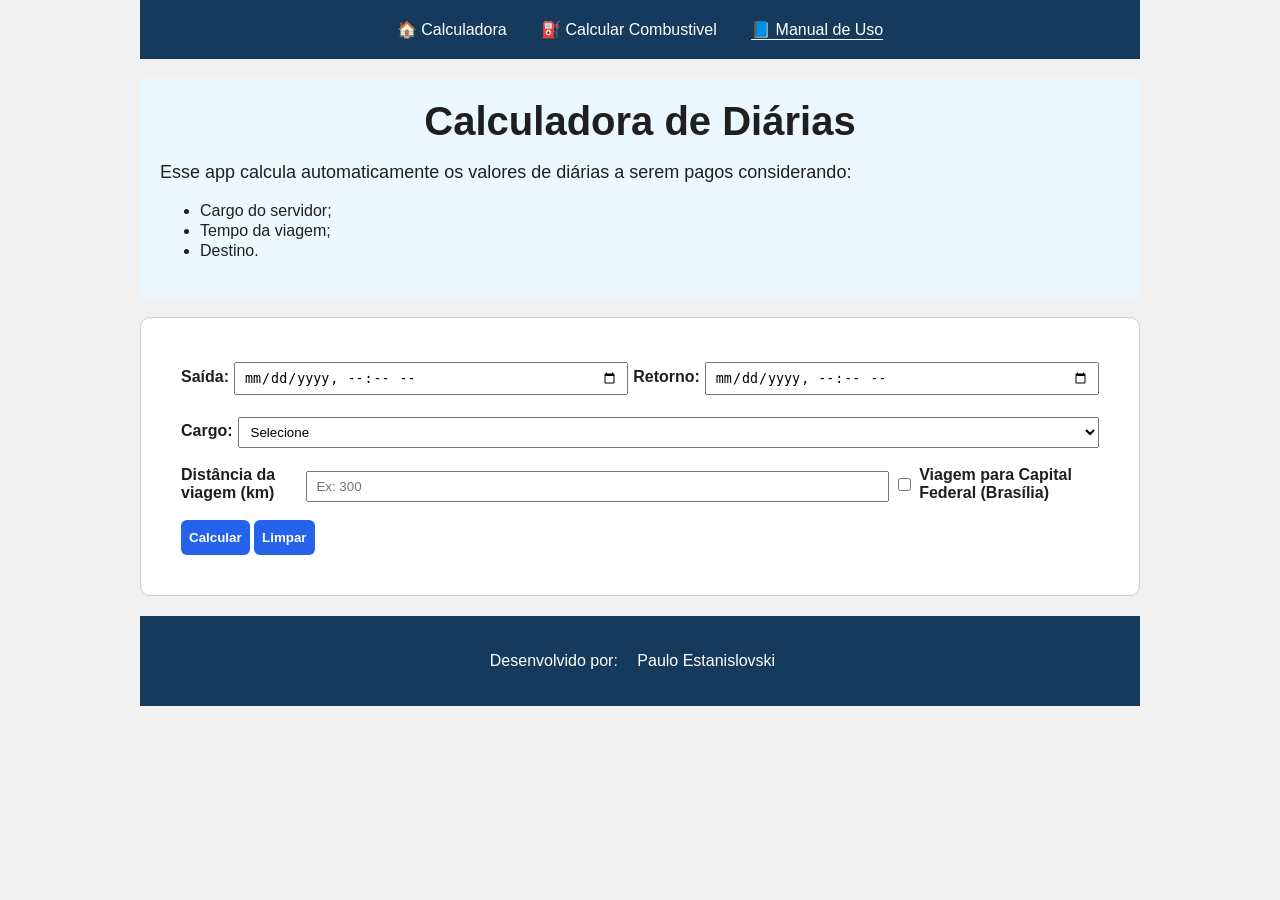
<file: index.html>
<!DOCTYPE html>
<html lang="pt-br">

<head>
    <meta charset="utf-8">
    <meta name="viewport" content="width=device-width, initial-scale=1">
    <title>Calculadora de Diárias</title>
    <link rel="stylesheet" href="style.css">
</head>

<body>
    <nav>
        <a href="index.html">🏠 Calculadora</a>
        <a href="calc_comb.html">⛽ Calcular Combustivel</a>
        <a href="manual.html" aria-current="page">📘 Manual de Uso</a>
    </nav>
    <header>
        <h1>Calculadora de Diárias</h1>
        <p>Esse app calcula automaticamente os valores de diárias a serem pagos considerando:</p>
        <ul>
            <li>Cargo do servidor;</li>
            <li>Tempo da viagem;</li>
            <li>Destino.</li>
        </ul>
    </header>

    <main>
        <form action="#">
            <div class="data">
                <label for="saida">Saída:</label>
                <input type="datetime-local" id="saida" name="saida">

                <label for="retorno">Retorno:</label>
                <input type="datetime-local" id="retorno" name="retorno">
            </div>
            <br>
            <div class="destino">
                <label for="cargo">Cargo:</label>
                <select name="cargo" id="cargo">
                    <option value="">Selecione</option>
                    <option value="prefeito">Prefeito e Vice-Prefeito</option>
                    <option value="secretario">Secretários Municipais, Procurador-Geral e Presidente de Autarquia ou
                        Fundação</option>
                    <option value="servidor">Cargos em comissão, Servidores e/ou empregados públicos</option>
                </select>
            </div>
            <br>
            <div class="capital">
                <label for="distancia">Distância da viagem (km)</label>
                <input type="number" id="distancia" min="0" placeholder="Ex: 300">
                <input type="checkbox" id="capitalfederal">
                <label for="capitalfederal">Viagem para Capital Federal (Brasília)</label>
            </div>
            <br>
            <div class="button">
                <button type="button" onclick="gravar()">Calcular</button>
                <button type="button" onclick="limpar()">Limpar</button>
            </div>
        </form>
        <div id="resultados">
            <h2 id="tituloResultado">Dados da Diaria!</h2>
            <p><strong>Saída: </strong><span id="resultadoSaida"></span></p>
            <p><strong>Retorno: </strong><span id="resultadoRetorno"></span></p>
            <p><strong>Cargo: </strong><span id="resultadoCargo"></span></p>
            <p><strong>Total de Diarias: </strong><span id="totalDiarias"></span></p>
            <p><strong>Valor da Diaria: </strong><span id="valorDiaria"></span></p>
            <p><strong>Valor Total: </strong><span id="valorTotal"></span></p>
        </div>
    </main>

    <footer>
        <p>Desenvolvido por: <a href="https://github.com/Estanislovski" target="_blank" rel="noopener">Paulo
                Estanislovski</a></p>
    </footer>
    <script src="script.js"></script>
</body>

</html>
</file>
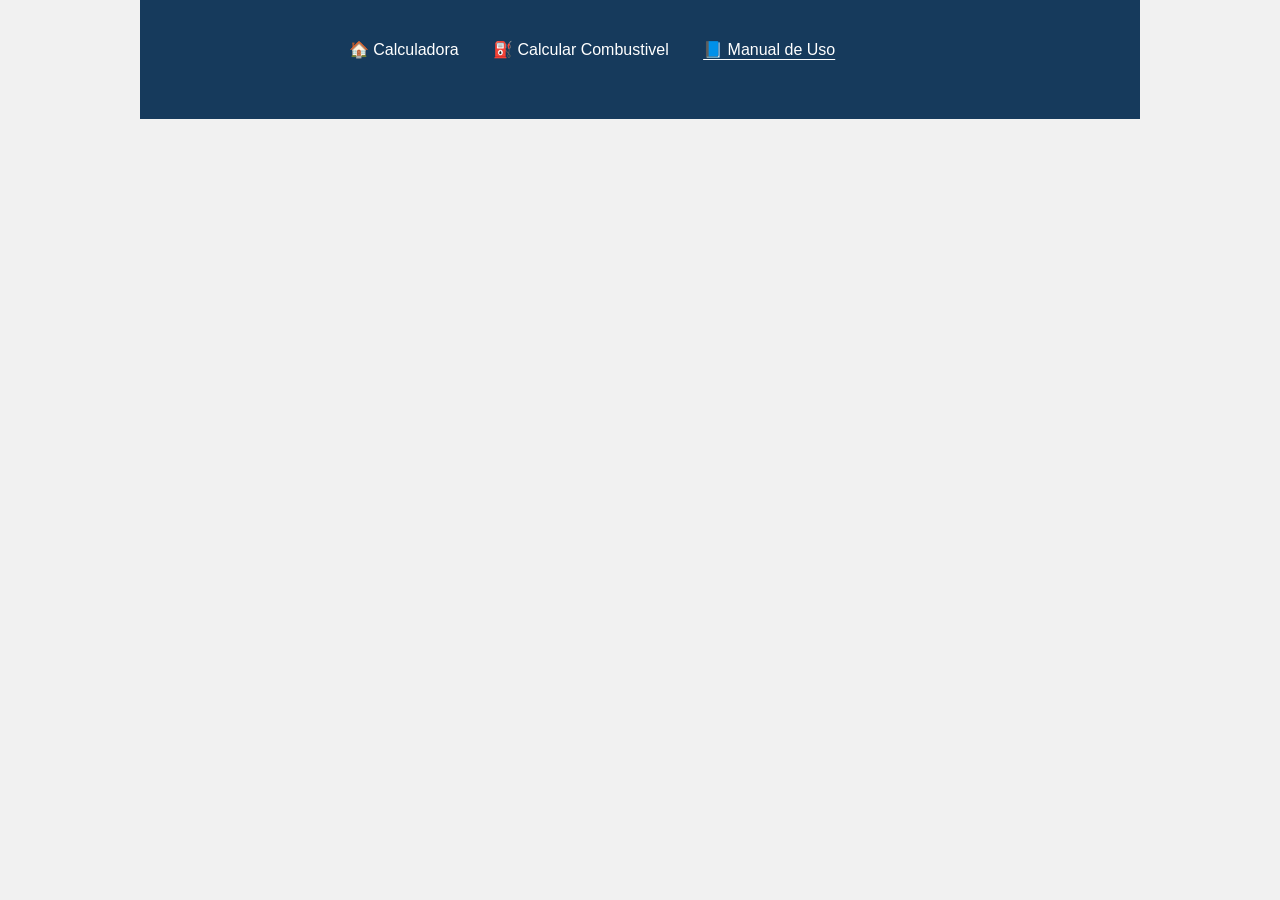
<file: calc_comb.html>
<!DOCTYPE html>
<html lang="pt-BR">

<head>
    <meta charset="UTF-8">
    <meta name="viewport" content="width=device-width, initial-scale=1.0">
    <title>Calculadora de Diárias</title>
    <link rel="stylesheet" href="style.css">
</head>

<body>
    <nav>
            <nav>
        <a href="index.html">🏠 Calculadora</a>
        <a href="calc_comb.html">⛽ Calcular Combustivel</a>
        <a href="manual.html" aria-current="page">📘 Manual de Uso</a>
    </nav>


    <script src="script.js"></script>
</body>

</html>
</file>
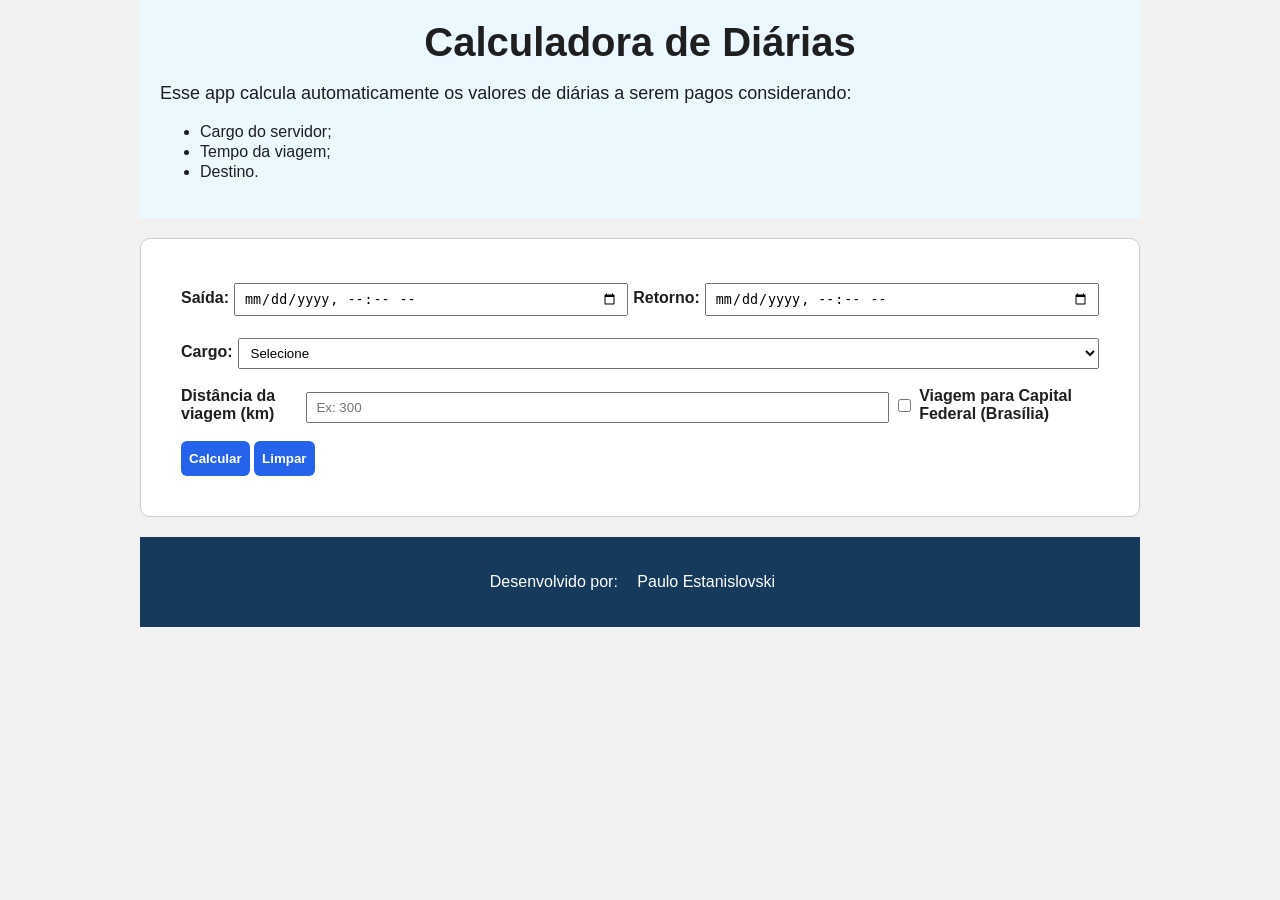
<file: calc_diarias.html>
<!DOCTYPE html>
<html lang="pt-br">

<head>
    <meta charset="utf-8">
    <meta name="viewport" content="width=device-width, initial-scale=1">
    <title>Calculadora de Diárias</title>
    <link rel="stylesheet" href="style.css">
</head>

<body>
    <!--<nav>
        <a href="cad_diarias.html">Cadastro de Valores</a>
        <a href="calc_diarias.html">Calculadora de Diárias</a>
    </nav>
    -->
    <header>
        <h1>Calculadora de Diárias</h1>
        <p>Esse app calcula automaticamente os valores de diárias a serem pagos considerando:</p>
        <ul>
            <li>Cargo do servidor;</li>
            <li>Tempo da viagem;</li>
            <li>Destino.</li>
        </ul>
    </header>

    <main>
        <form action="#">
            <div class="data">
                <label for="saida">Saída:</label>
                <input type="datetime-local" id="saida" name="saida">

                <label for="retorno">Retorno:</label>
                <input type="datetime-local" id="retorno" name="retorno">
            </div>
            <br>
            <div class="destino">
                <label for="cargo">Cargo:</label>
                <select name="cargo" id="cargo">
                    <option value="">Selecione</option>
                    <option value="prefeito">Prefeito e Vice-Prefeito</option>
                    <option value="secretario">Secretários Municipais, Procurador-Geral e Presidente de Autarquia ou Fundação</option>
                    <option value="servidor">Cargos em comissão, Servidores e/ou empregados públicos</option>
                </select>
            </div>
            <br>
            <div class="capital">
                <label for="distancia">Distância da viagem (km)</label>
                <input type="number" id="distancia" min="0" placeholder="Ex: 300">
                <input type="checkbox" id="capitalfederal">
                <label for="Capital Federal">Viagem para Capital Federal (Brasília)</label>
            </div>
            <br>
            <div class="button">
                <button type="button" onclick="gravar()">Calcular</button>
                <button type="button" onclick="limpar()">Limpar</button>
            </div>
        </form>
        <div id="resultados">
            <h2 id="tituloResultado">Calculo Realizado!</h2>
            <p><strong>Saída: </strong><span id="resultadoSaida"></span></p>
            <p><strong>Retorno: </strong><span id="resultadoRetorno"></span></p>
            <p><strong>Cargo: </strong><span id="resultadoCargo"></span></p>
            <p><strong>Total de Diarias: </strong><span id="totalDiarias"></span></p>
            <p><strong>Valor da Diaria: </strong><span id="valorDiaria"></span></p>
            <p><strong>Valor Total: </strong><span id="valorTotal"></span></p>
        </div>
    </main>

    <footer>
        <p>Desenvolvido por: <a href="https://github.com/Estanislovski" target="_blank" rel="noopener">Paulo Estanislovski</a></p>
    </footer>
    <script src="script.js"></script>
</body>

</html>
</file>
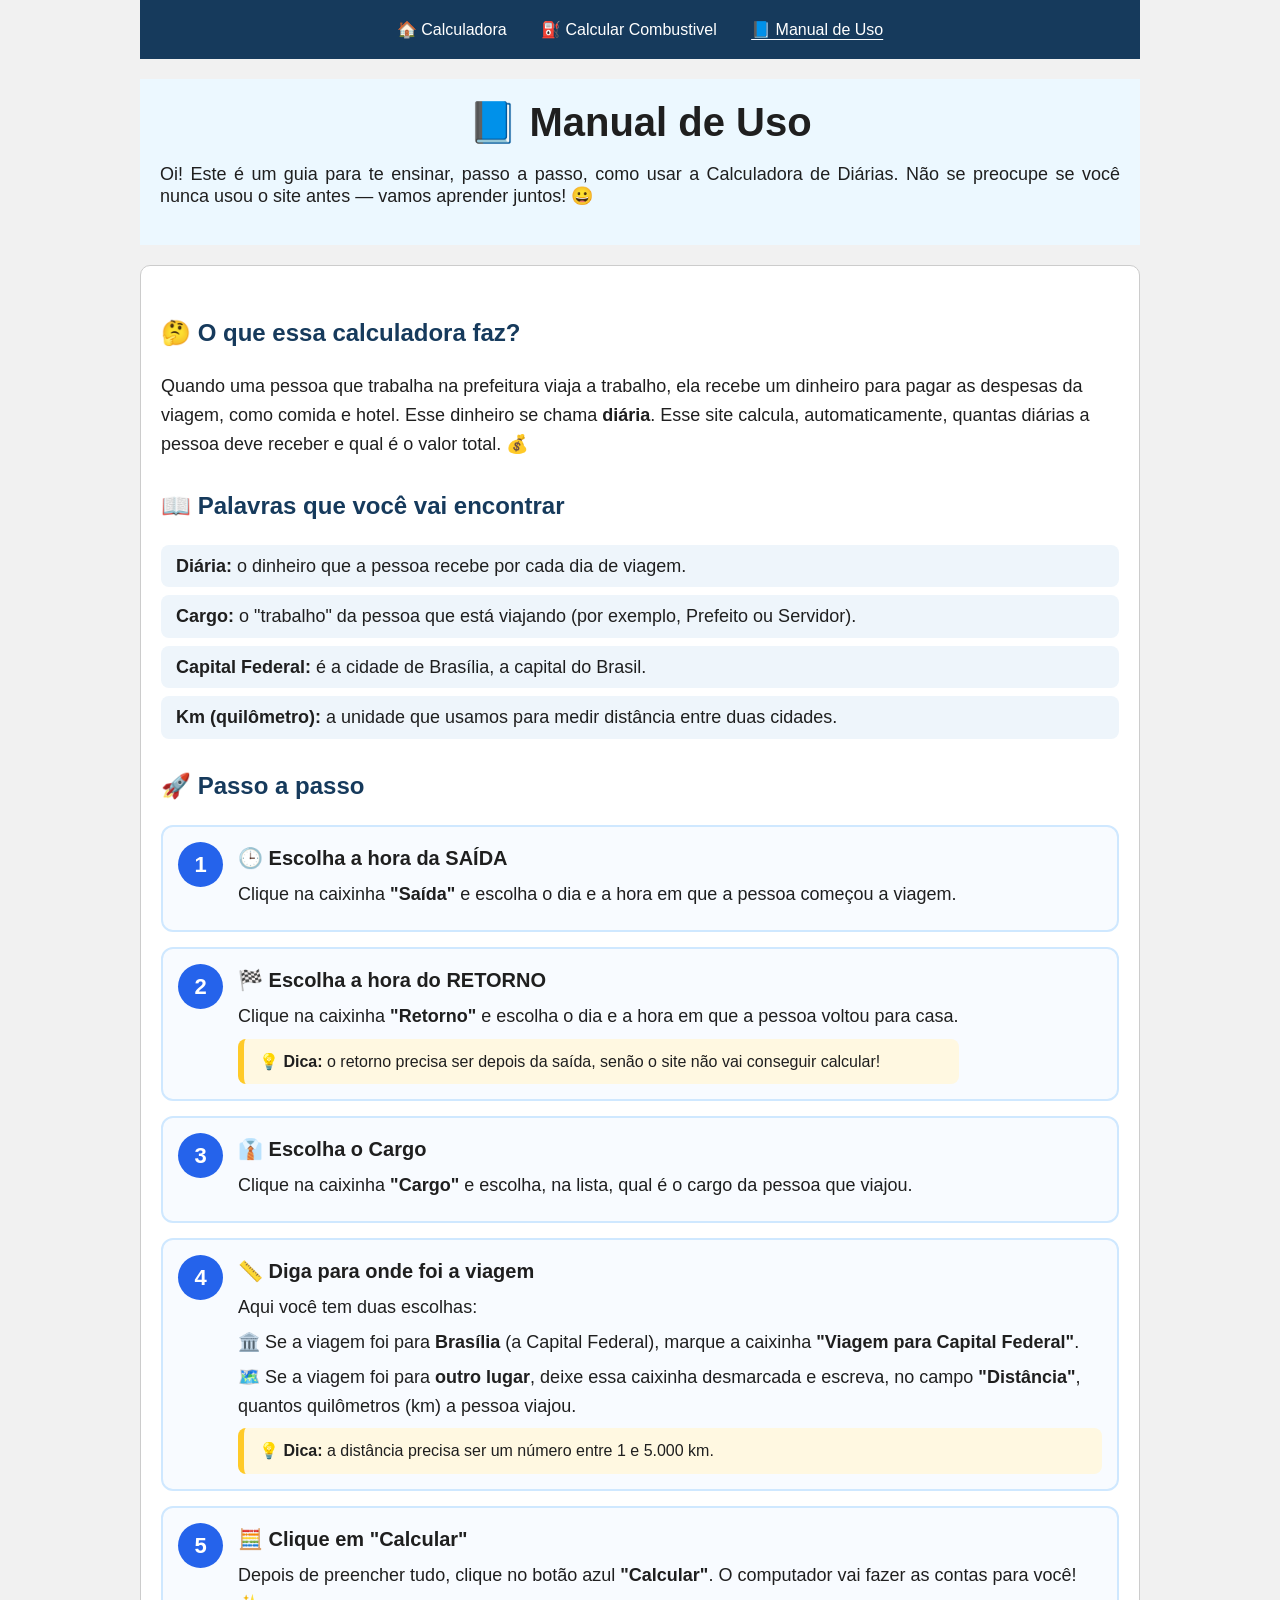
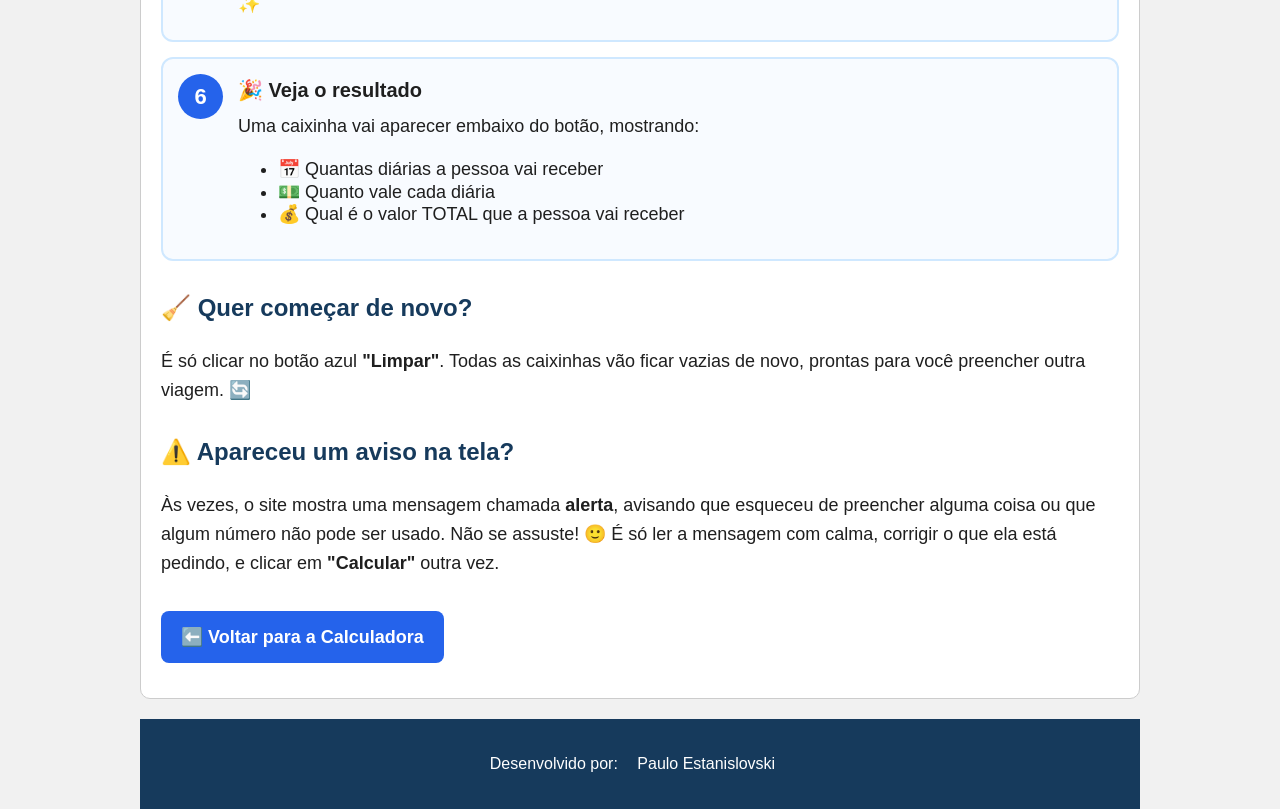
<file: manual.html>
<!DOCTYPE html>
<html lang="pt-br">

<head>
    <meta charset="utf-8">
    <meta name="viewport" content="width=device-width, initial-scale=1">
    <title>Manual de Uso - Calculadora de Diárias</title>
    <link rel="stylesheet" href="style.css">
</head>

<body class="manual">
    <nav>
        <a href="index.html">🏠 Calculadora</a>
        <a href="calc_comb.html">⛽ Calcular Combustivel</a>
        <a href="manual.html" aria-current="page">📘 Manual de Uso</a>
    </nav>

    <header>
        <h1>📘 Manual de Uso</h1>
        <p>Oi! Este é um guia para te ensinar, passo a passo, como usar a Calculadora de Diárias.
            Não se preocupe se você nunca usou o site antes — vamos aprender juntos! 😀</p>
    </header>

    <main>
        <section>
            <h2>🤔 O que essa calculadora faz?</h2>
            <p>
                Quando uma pessoa que trabalha na prefeitura viaja a trabalho, ela recebe um dinheiro
                para pagar as despesas da viagem, como comida e hotel. Esse dinheiro se chama
                <strong>diária</strong>. Esse site calcula, automaticamente, quantas diárias a pessoa
                deve receber e qual é o valor total. 💰
            </p>
        </section>

        <section>
            <h2>📖 Palavras que você vai encontrar</h2>
            <ul class="glossario">
                <li><strong>Diária:</strong> o dinheiro que a pessoa recebe por cada dia de viagem.</li>
                <li><strong>Cargo:</strong> o "trabalho" da pessoa que está viajando (por exemplo,
                    Prefeito ou Servidor).</li>
                <li><strong>Capital Federal:</strong> é a cidade de Brasília, a capital do Brasil.</li>
                <li><strong>Km (quilômetro):</strong> a unidade que usamos para medir distância entre
                    duas cidades.</li>
            </ul>
        </section>

        <section>
            <h2>🚀 Passo a passo</h2>

            <div class="passo">
                <div class="passo-numero">1</div>
                <div class="passo-texto">
                    <h3>🕒 Escolha a hora da SAÍDA</h3>
                    <p>Clique na caixinha <strong>"Saída"</strong> e escolha o dia e a hora em que a
                        pessoa começou a viagem.</p>
                </div>
            </div>

            <div class="passo">
                <div class="passo-numero">2</div>
                <div class="passo-texto">
                    <h3>🏁 Escolha a hora do RETORNO</h3>
                    <p>Clique na caixinha <strong>"Retorno"</strong> e escolha o dia e a hora em que a
                        pessoa voltou para casa.</p>
                    <div class="dica">💡 <strong>Dica:</strong> o retorno precisa ser depois da saída,
                        senão o site não vai conseguir calcular!</div>
                </div>
            </div>

            <div class="passo">
                <div class="passo-numero">3</div>
                <div class="passo-texto">
                    <h3>👔 Escolha o Cargo</h3>
                    <p>Clique na caixinha <strong>"Cargo"</strong> e escolha, na lista, qual é o cargo da
                        pessoa que viajou.</p>
                </div>
            </div>

            <div class="passo">
                <div class="passo-numero">4</div>
                <div class="passo-texto">
                    <h3>📏 Diga para onde foi a viagem</h3>
                    <p>Aqui você tem duas escolhas:</p>
                    <p>🏛️ Se a viagem foi para <strong>Brasília</strong> (a Capital Federal), marque a
                        caixinha <strong>"Viagem para Capital Federal"</strong>.</p>
                    <p>🗺️ Se a viagem foi para <strong>outro lugar</strong>, deixe essa caixinha
                        desmarcada e escreva, no campo <strong>"Distância"</strong>, quantos quilômetros
                        (km) a pessoa viajou.</p>
                    <div class="dica">💡 <strong>Dica:</strong> a distância precisa ser um número entre 1
                        e 5.000 km.</div>
                </div>
            </div>

            <div class="passo">
                <div class="passo-numero">5</div>
                <div class="passo-texto">
                    <h3>🧮 Clique em "Calcular"</h3>
                    <p>Depois de preencher tudo, clique no botão azul <strong>"Calcular"</strong>. O
                        computador vai fazer as contas para você! ✨</p>
                </div>
            </div>

            <div class="passo">
                <div class="passo-numero">6</div>
                <div class="passo-texto">
                    <h3>🎉 Veja o resultado</h3>
                    <p>Uma caixinha vai aparecer embaixo do botão, mostrando:</p>
                    <ul>
                        <li>📅 Quantas diárias a pessoa vai receber</li>
                        <li>💵 Quanto vale cada diária</li>
                        <li>💰 Qual é o valor TOTAL que a pessoa vai receber</li>
                    </ul>
                </div>
            </div>
        </section>

        <section>
            <h2>🧹 Quer começar de novo?</h2>
            <p>É só clicar no botão azul <strong>"Limpar"</strong>. Todas as caixinhas vão ficar vazias
                de novo, prontas para você preencher outra viagem. 🔄</p>
        </section>

        <section>
            <h2>⚠️ Apareceu um aviso na tela?</h2>
            <p>
                Às vezes, o site mostra uma mensagem chamada <strong>alerta</strong>, avisando que
                esqueceu de preencher alguma coisa ou que algum número não pode ser usado. Não se
                assuste! 🙂 É só ler a mensagem com calma, corrigir o que ela está pedindo, e clicar em
                <strong>"Calcular"</strong> outra vez.
            </p>
        </section>

        <a class="voltar-btn" href="index.html">⬅️ Voltar para a Calculadora</a>
    </main>

    <footer>
        <p>Desenvolvido por: <a href="https://github.com/Estanislovski" target="_blank"
                rel="noopener">Paulo Estanislovski</a></p>
    </footer>
</body>

</html>
</file>
<file: style.css>
* {
    box-sizing: border-box;
}

body {
    background-color: rgb(241, 241, 241);
    font-family: Arial, Helvetica, sans-serif;
    color: #1f1f1f;
    margin: 0;
    min-height: 100vh;
    display: flex;
    flex-direction: column;
    align-items: center;
}

header,
nav,
main,
footer {
    width: 90%;
    max-width: 1000px;
    min-width: 320px;
    margin: 0 0 20px 0;
    padding: 20px;
}

header {
    background-color: rgb(236, 248, 255);
}

header h1 {
    text-align: center;
    font-size: 40px;
    margin: 0;
}

header p {
    text-align: justify;
    font-size: 18px;
}

nav {
    text-align: center;
    background-color: #163a5c;
}

nav a {
    color: white;
    text-decoration: none;
    margin: 0 15px;
}

nav a:hover {
    color: pink;
}

nav a[aria-current="page"] {
    text-decoration: underline;
    text-underline-offset: 4px;
}

main {
    background-color: white;
    border: 1px solid #cccccc;
    border-radius: 10px;
}

ul {
    line-height: 1.25;
}

form {
    padding: 20px;
    border-radius: 8px;
}

#resultados {
    display: none;
    padding: 20px;
    border-radius: 8px;
}

.data {
    display: flex;
    align-items: center;
    gap: 5px;
}

.destino {
    display: flex;
    align-items: center;
    gap: 5px;
}

.capital {
    display: flex;
    align-items: center;
    gap: 5px;
}

label {
    font-weight: bold;
}

input[type="text"],
input[type="datetime-local"],
input[type="number"],
select {
    width: 100%;
    padding: 6px 8px;
    margin-top: 4px;
}

button {
    background-color: #2563eb;
    color: white;
    border: none;
    padding: 10px 8px;
    border-radius: 6px;
    cursor: pointer;
    font-weight: bold;
}

button:hover {
    background-color: #1d4ed8;
}

.resultados{
    padding: 20px;
    border-radius: 8px;
}

footer {
    text-align: center;
    background-color: #163a5c;
    color: white;
    margin-bottom: 0;
}

footer a {
    color: white;
    text-decoration: none;
    margin: 0 15px;
}

footer a:hover {
    color: pink;
}

/* ===== Manual de Uso ===== */

.manual main {
    font-size: 18px;
    line-height: 1.6;
}

.manual h2 {
    color: #163a5c;
    font-size: 24px;
    margin-top: 28px;
}

.manual section {
    margin-bottom: 10px;
}

.glossario {
    list-style: none;
    padding: 0;
}

.glossario li {
    background-color: #eef5fb;
    padding: 10px 15px;
    border-radius: 8px;
    margin-bottom: 8px;
}

.passo {
    display: flex;
    align-items: flex-start;
    gap: 15px;
    background-color: #f8fbff;
    border: 2px solid #cfe8ff;
    border-radius: 12px;
    padding: 15px;
    margin-bottom: 15px;
}

.passo-numero {
    flex: 0 0 auto;
    width: 45px;
    height: 45px;
    border-radius: 50%;
    background-color: #2563eb;
    color: white;
    display: flex;
    align-items: center;
    justify-content: center;
    font-size: 22px;
    font-weight: bold;
}

.passo-texto h3 {
    margin: 0 0 6px 0;
    font-size: 20px;
}

.passo-texto p {
    margin: 0 0 6px 0;
}

.dica {
    background-color: #fff8e1;
    border-left: 6px solid #ffca28;
    padding: 10px 15px;
    border-radius: 8px;
    margin-top: 8px;
    font-size: 16px;
}

.voltar-btn {
    display: inline-block;
    background-color: #2563eb;
    color: white;
    text-decoration: none;
    font-weight: bold;
    padding: 12px 20px;
    border-radius: 8px;
    margin: 15px 0;
}

.voltar-btn:hover {
    background-color: #1d4ed8;
}
</file>
